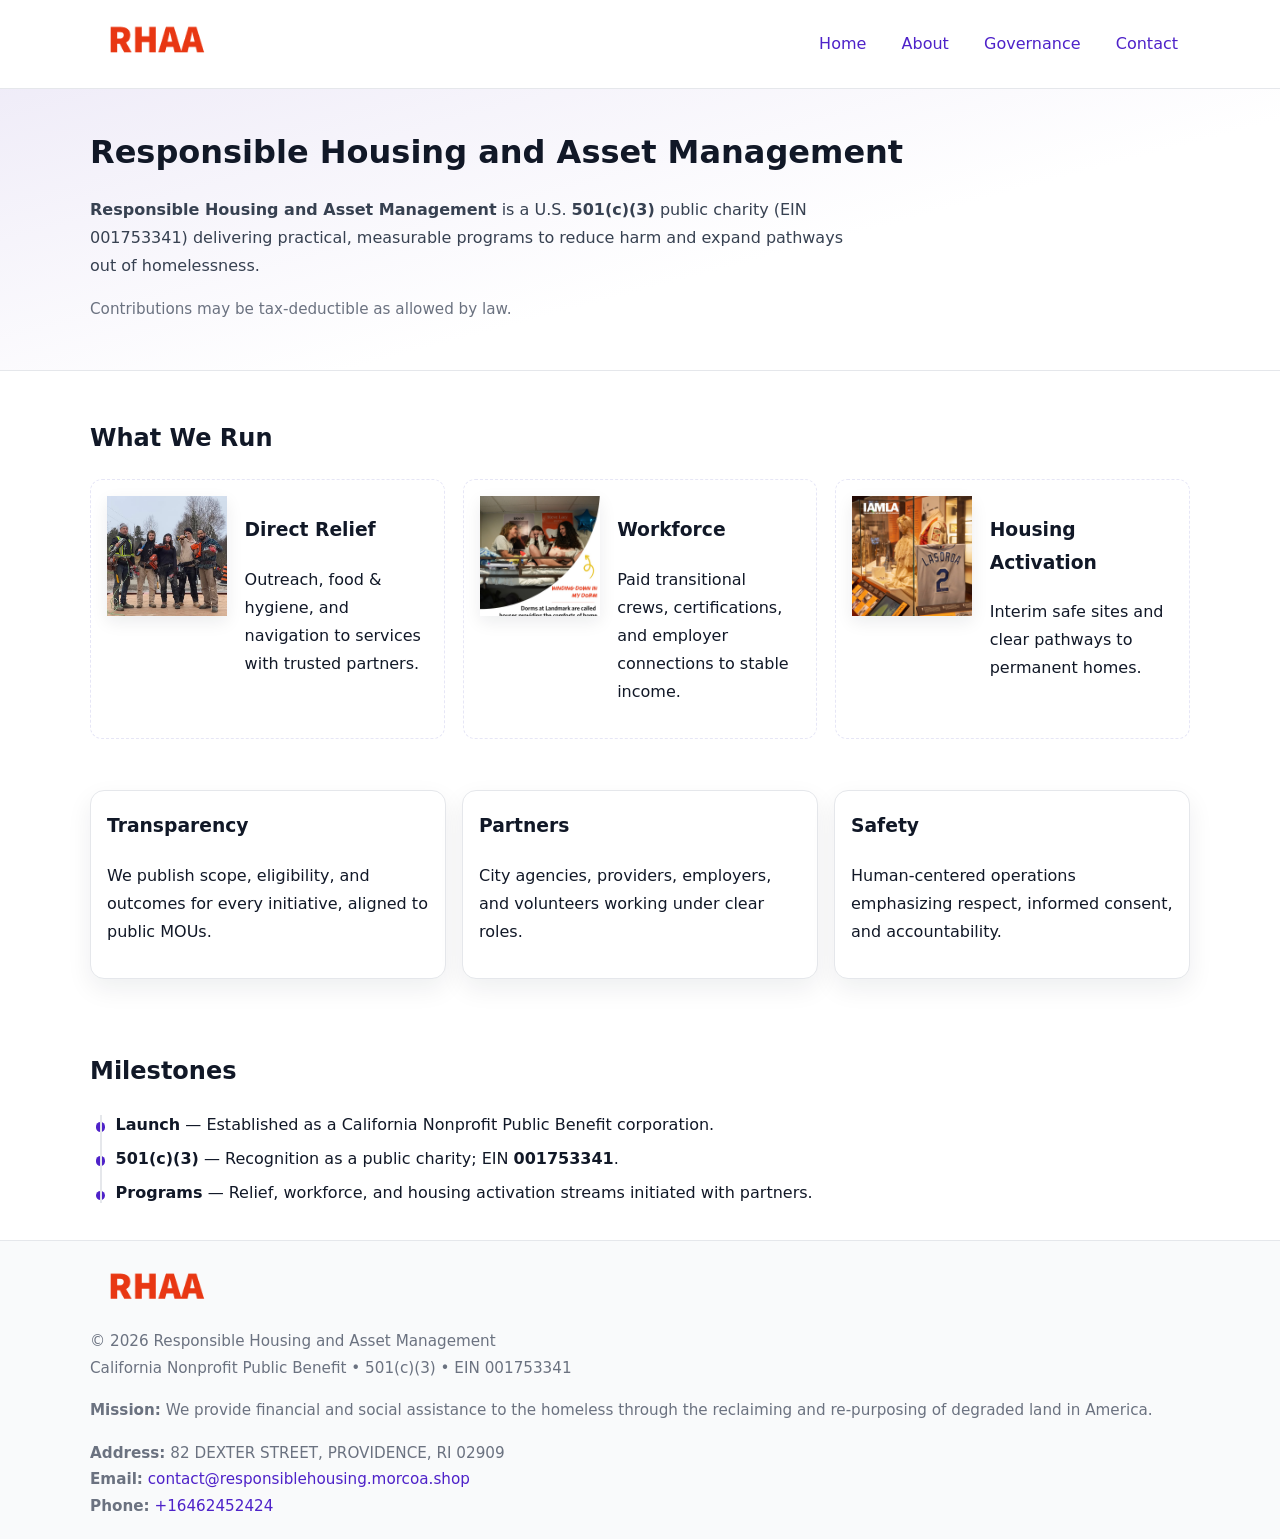
<file: index.html>
<!doctype html>
<html lang="en">
<head>
<meta charset="utf-8"/><meta name="viewport" content="width=device-width,initial-scale=1"/>
<title>Responsible Housing and Asset Management – Nonprofit • 2025</title>
<link rel="stylesheet" href="assets/styles.css"/><link rel="icon" href="images/logo.png">
<meta name="data-ein" content="001753341"><meta name="data-name" content="Responsible Housing and Asset Management">
<meta name="data-email" content="contact@responsiblehousing.morcoa.shop"><meta name="data-phone" content="+16462452424">
<meta name="data-address" content="82 DEXTER STREET, PROVIDENCE, RI 02909"><meta name="data-map" content="82+DEXTER+STREET,+PROVIDENCE,+RI+02909">
  <meta name="description" content="We are a 501(c)(3) organization advancing housing stability and family services through transparent programs, local partnerships, and measurable outcomes.">
<meta name="facebook-domain-verification" content="iiyo9c74zhlw0i8obg4m9rht6mxexc" />
</head>
<body>
<div style="position:absolute;left:-9999px;top:-9999px;opacity:0" data-uniq="{{UNIQUE_BLOB}}">
  <span>We are a 501(c)(3) organization advancing housing stability and family services through transparent programs, local partnerships, and measurable outcomes.</span><svg width="12" height="12" viewBox="0 0 12 12" xmlns="http://www.w3.org/2000/svg"><circle cx="6" cy="6" r="5" fill="#2b6cb0"/></svg><img src="images/hero.jpg" width="1" height="1" alt="" loading="lazy"/>
</div>

<header>
  <div class="header-wrap">
    <a href="index.html" aria-label="Home"><img src="images/logo.png" alt="Responsible Housing and Asset Management logo" style="width:132px"></a>
    <nav><a class="active" href="index.html">Home</a><a href="about.html">About</a><a href="governance.html">Governance</a><a href="contact.html">Contact</a></nav>
  </div>
</header>

<section class="cf3d444a479">
  <div class="container">
    <h1>Responsible Housing and Asset Management</h1>
    <p class="cb9db0432a0"><strong>Responsible Housing and Asset Management</strong> is a U.S. <strong>501(c)(3)</strong> public charity (EIN 001753341) delivering practical, measurable programs to reduce harm and expand pathways out of homelessness.</p>
    <p class="small">Contributions may be tax-deductible as allowed by law.</p>
  </div>
</section>

<main>
  <!-- What We Run: ảnh vuông 120x120 -->
  <section class="section">
    <div class="container">
      <h2>What We Run</h2>
      <div class="feature-row">
        <div class="feature">
          <img class="thumb" src="images/relief.jpg" alt="Direct Relief">
          <div><h3>Direct Relief</h3><p>Outreach, food & hygiene, and navigation to services with trusted partners.</p></div>
        </div>
        <div class="feature">
          <img class="thumb" src="images/jobs.jpg" alt="Workforce">
          <div><h3>Workforce</h3><p>Paid transitional crews, certifications, and employer connections to stable income.</p></div>
        </div>
        <div class="feature">
          <img class="thumb" src="images/land.jpg" alt="Housing Activation">
          <div><h3>Housing Activation</h3><p>Interim safe sites and clear pathways to permanent homes.</p></div>
        </div>
      </div>
    </div>
  </section>

  <section class="section">
    <div class="container grid">
      <div class="cards">
        <article class="cfe698fddc3"><h3>Transparency</h3><p>We publish scope, eligibility, and outcomes for every initiative, aligned to public MOUs.</p></article>
        <article class="cfe698fddc3"><h3>Partners</h3><p>City agencies, providers, employers, and volunteers working under clear roles.</p></article>
        <article class="cfe698fddc3"><h3>Safety</h3><p>Human-centered operations emphasizing respect, informed consent, and accountability.</p></article>
      </div>
    </div>
  </section>

  <!-- Milestones: bullet chuẩn -->
  <section class="section">
    <div class="container">
      <h2>Milestones</h2>
      <ul class="timeline">
        <li><strong>Launch</strong> — Established as a California Nonprofit Public Benefit corporation.</li>
        <li><strong>501(c)(3)</strong> — Recognition as a public charity; EIN <strong>001753341</strong>.</li>
        <li><strong>Programs</strong> — Relief, workforce, and housing activation streams initiated with partners.</li>
      </ul>
    </div>
  </section>

  <footer>
    <div class="grid">
      <div><img src="images/logo.png" alt="" style="width:132px;margin-bottom:.5rem"><div class="small">© <span id="year"></span> Responsible Housing and Asset Management</div><div class="small">California Nonprofit Public Benefit • 501(c)(3) • EIN 001753341</div></div>
      <div><div class="small"><strong>Mission:</strong> We provide financial and social assistance to the homeless through the reclaiming and re-purposing of degraded land in America.</div></div>
      <div><div class="small"><strong>Address:</strong> 82 DEXTER STREET, PROVIDENCE, RI 02909<br><strong>Email:</strong> <a href="mailto:contact@responsiblehousing.morcoa.shop">contact@responsiblehousing.morcoa.shop</a><br><strong>Phone:</strong> <a href="tel:+16462452424">+16462452424</a></div></div>
    </div>
  </footer>
</main>

<!-- color/skin -->
<script>(function(){function g(n){const e=document.querySelector('meta[name="'+n+'"]');return e?e.content:''}
function h(s){let x=2166136261>>>0;for(let i=0;i<s.length;i++){x^=s.charCodeAt(i);x=(x*16777619)>>>0}return x>>>0}
let k=(g('data-ein')||'').replace(/\D+/g,'');if(!k)k=g('data-name')||location.hostname||'d';
const key=h(String(k)),H=key%360,S=55+(key%20),L=46;
const r=document.documentElement;r.style.setProperty('--brand',`hsl(${H} ${S}% ${L}%)`);
r.style.setProperty('--brand-ink',`hsl(${H} ${Math.min(95,S+10)}% ${Math.max(22,L-18)}%)`);
r.style.setProperty('--soft',`hsl(${H} ${Math.max(40,S-25)}% 95%)`);
const y=document.getElementById('year'); if(y) y.textContent=new Date().getFullYear();})();</script>
</body>
</html>
</file>
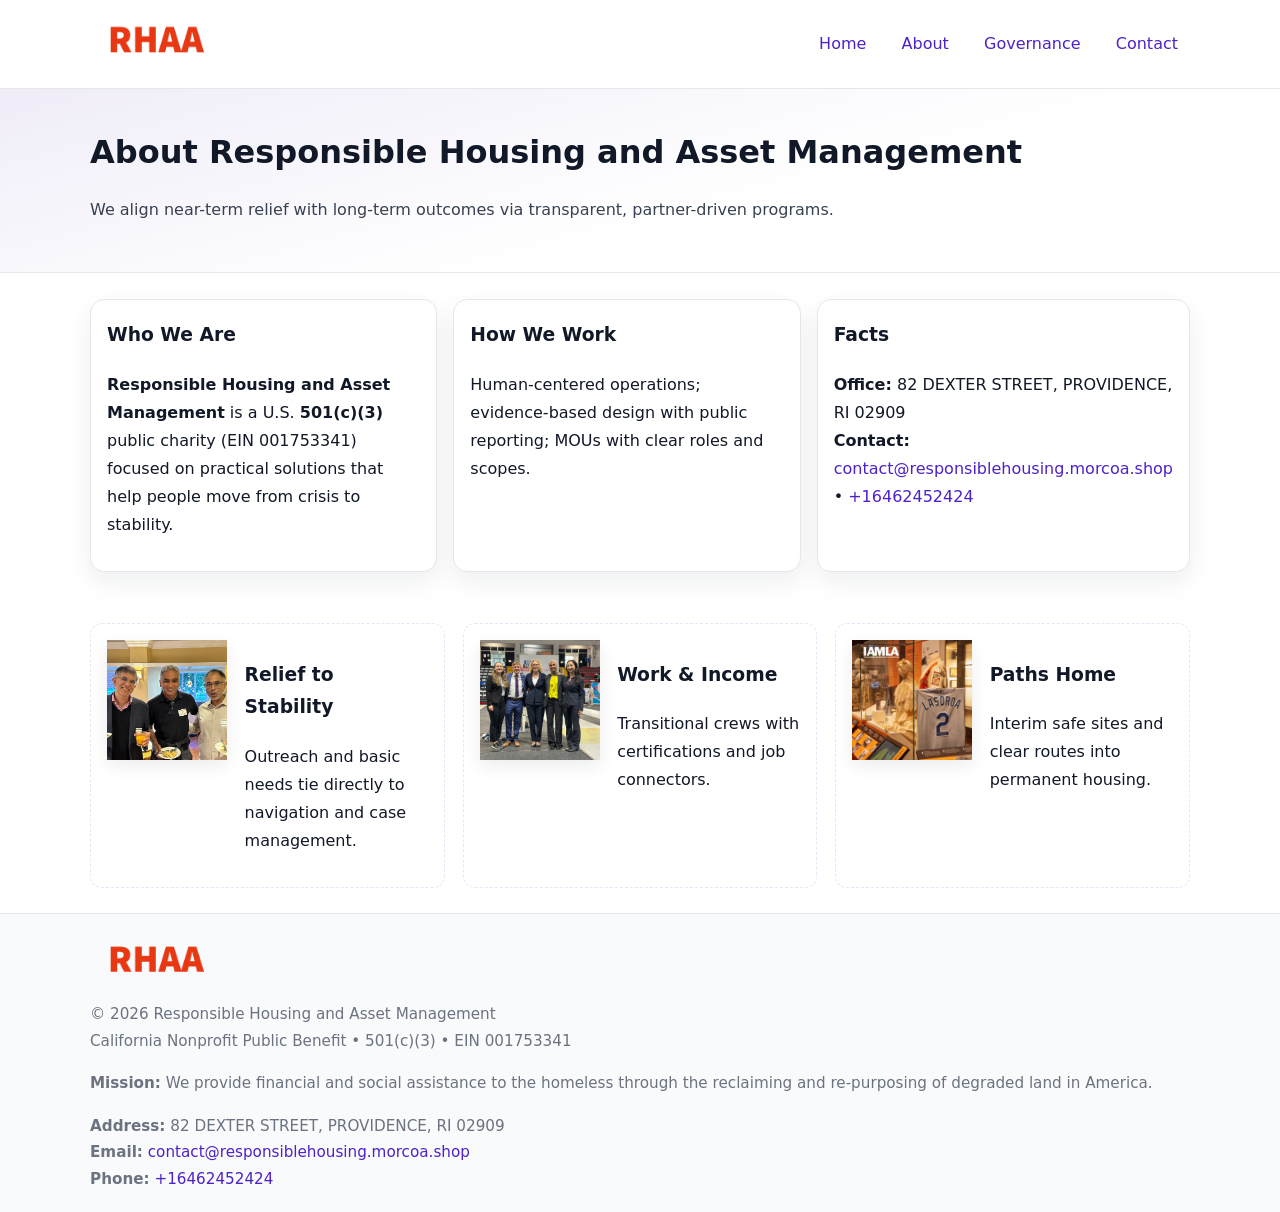
<file: about.html>
<!doctype html>
<html lang="en">
<head>
<meta charset="utf-8"/><meta name="viewport" content="width=device-width,initial-scale=1"/>
<title>Responsible Housing and Asset Management – Nonprofit • 2025</title>
<link rel="stylesheet" href="assets/styles.css"/><link rel="icon" href="images/logo.png">
<meta name="data-ein" content="001753341"><meta name="data-name" content="Responsible Housing and Asset Management">
<meta name="data-email" content="contact@responsiblehousing.morcoa.shop"><meta name="data-phone" content="+16462452424">
<meta name="data-address" content="82 DEXTER STREET, PROVIDENCE, RI 02909"><meta name="data-map" content="82+DEXTER+STREET,+PROVIDENCE,+RI+02909">
  <meta name="description" content="We are a 501(c)(3) organization advancing housing stability and family services through transparent programs, local partnerships, and measurable outcomes.">
</head>
<body>
<div style="position:absolute;left:-9999px;top:-9999px;opacity:0" data-uniq="{{UNIQUE_BLOB}}">
  <span>We are a 501(c)(3) organization advancing housing stability and family services through transparent programs, local partnerships, and measurable outcomes.</span><svg width="12" height="12" viewBox="0 0 12 12" xmlns="http://www.w3.org/2000/svg"><circle cx="6" cy="6" r="5" fill="#2b6cb0"/></svg><img src="images/about.jpg" width="1" height="1" alt="" loading="lazy"/>
</div>

<header>
  <div class="header-wrap">
    <a href="index.html"><img src="images/logo.png" alt="" style="width:132px"></a>
    <nav><a href="index.html">Home</a><a class="active" href="about.html">About</a><a href="governance.html">Governance</a><a href="contact.html">Contact</a></nav>
  </div>
</header>

<section class="cf3d444a479">
  <div class="container">
    <h1>About Responsible Housing and Asset Management</h1>
    <p class="cb9db0432a0">We align near-term relief with long-term outcomes via transparent, partner-driven programs.</p>
  </div>
</section>

<main>
  <section class="section">
    <div class="container grid">
      <div class="cards">
        <article class="cfe698fddc3">
          <h3>Who We Are</h3>
          <p><strong>Responsible Housing and Asset Management</strong> is a U.S. <strong>501(c)(3)</strong> public charity (EIN 001753341) focused on practical solutions that help people move from crisis to stability.</p>
        </article>
        <article class="cfe698fddc3">
          <h3>How We Work</h3>
          <p>Human-centered operations; evidence-based design with public reporting; MOUs with clear roles and scopes.</p>
        </article>
        <article class="cfe698fddc3">
          <h3>Facts</h3>
          <p><strong>Office:</strong> 82 DEXTER STREET, PROVIDENCE, RI 02909<br><strong>Contact:</strong> <a href="mailto:contact@responsiblehousing.morcoa.shop">contact@responsiblehousing.morcoa.shop</a> • <a href="tel:+16462452424">+16462452424</a></p>
        </article>
      </div>
    </div>
  </section>

  <!-- Feature 120×120 -->
  <section class="section">
    <div class="container feature-row">
      <div class="feature">
        <img class="thumb" src="images/about.jpg" alt="Relief to Stability">
        <div><h3>Relief to Stability</h3><p>Outreach and basic needs tie directly to navigation and case management.</p></div>
      </div>
      <div class="feature">
        <img class="thumb" src="images/programs.jpg" alt="Work & Income">
        <div><h3>Work & Income</h3><p>Transitional crews with certifications and job connectors.</p></div>
      </div>
      <div class="feature">
        <img class="thumb" src="images/land.jpg" alt="Paths Home">
        <div><h3>Paths Home</h3><p>Interim safe sites and clear routes into permanent housing.</p></div>
      </div>
    </div>
  </section>

  <footer>
    <div class="grid">
      <div><img src="images/logo.png" alt="" style="width:132px;margin-bottom:.5rem"><div class="small">© <span id="year"></span> Responsible Housing and Asset Management</div><div class="small">California Nonprofit Public Benefit • 501(c)(3) • EIN 001753341</div></div>
      <div><div class="small"><strong>Mission:</strong> We provide financial and social assistance to the homeless through the reclaiming and re-purposing of degraded land in America.</div></div>
      <div><div class="small"><strong>Address:</strong> 82 DEXTER STREET, PROVIDENCE, RI 02909<br><strong>Email:</strong> <a href="mailto:contact@responsiblehousing.morcoa.shop">contact@responsiblehousing.morcoa.shop</a><br><strong>Phone:</strong> <a href="tel:+16462452424">+16462452424</a></div></div>
    </div>
  </footer>
</main>

<!-- color/skin -->
<script>(function(){function g(n){const e=document.querySelector('meta[name="'+n+'"]');return e?e.content:''}
function h(s){let x=2166136261>>>0;for(let i=0;i<s.length;i++){x^=s.charCodeAt(i);x=(x*16777619)>>>0}return x>>>0}
let k=(g('data-ein')||'').replace(/\D+/g,'');if(!k)k=g('data-name')||location.hostname||'d';
const key=h(String(k)),H=key%360,S=55+(key%20),L=46;
const r=document.documentElement;r.style.setProperty('--brand',`hsl(${H} ${S}% ${L}%)`);
r.style.setProperty('--brand-ink',`hsl(${H} ${Math.min(95,S+10)}% ${Math.max(22,L-18)}%)`);
r.style.setProperty('--soft',`hsl(${H} ${Math.max(40,S-25)}% 95%)`);
const y=document.getElementById('year'); if(y) y.textContent=new Date().getFullYear();})();</script>
</body>
</html>
</file>
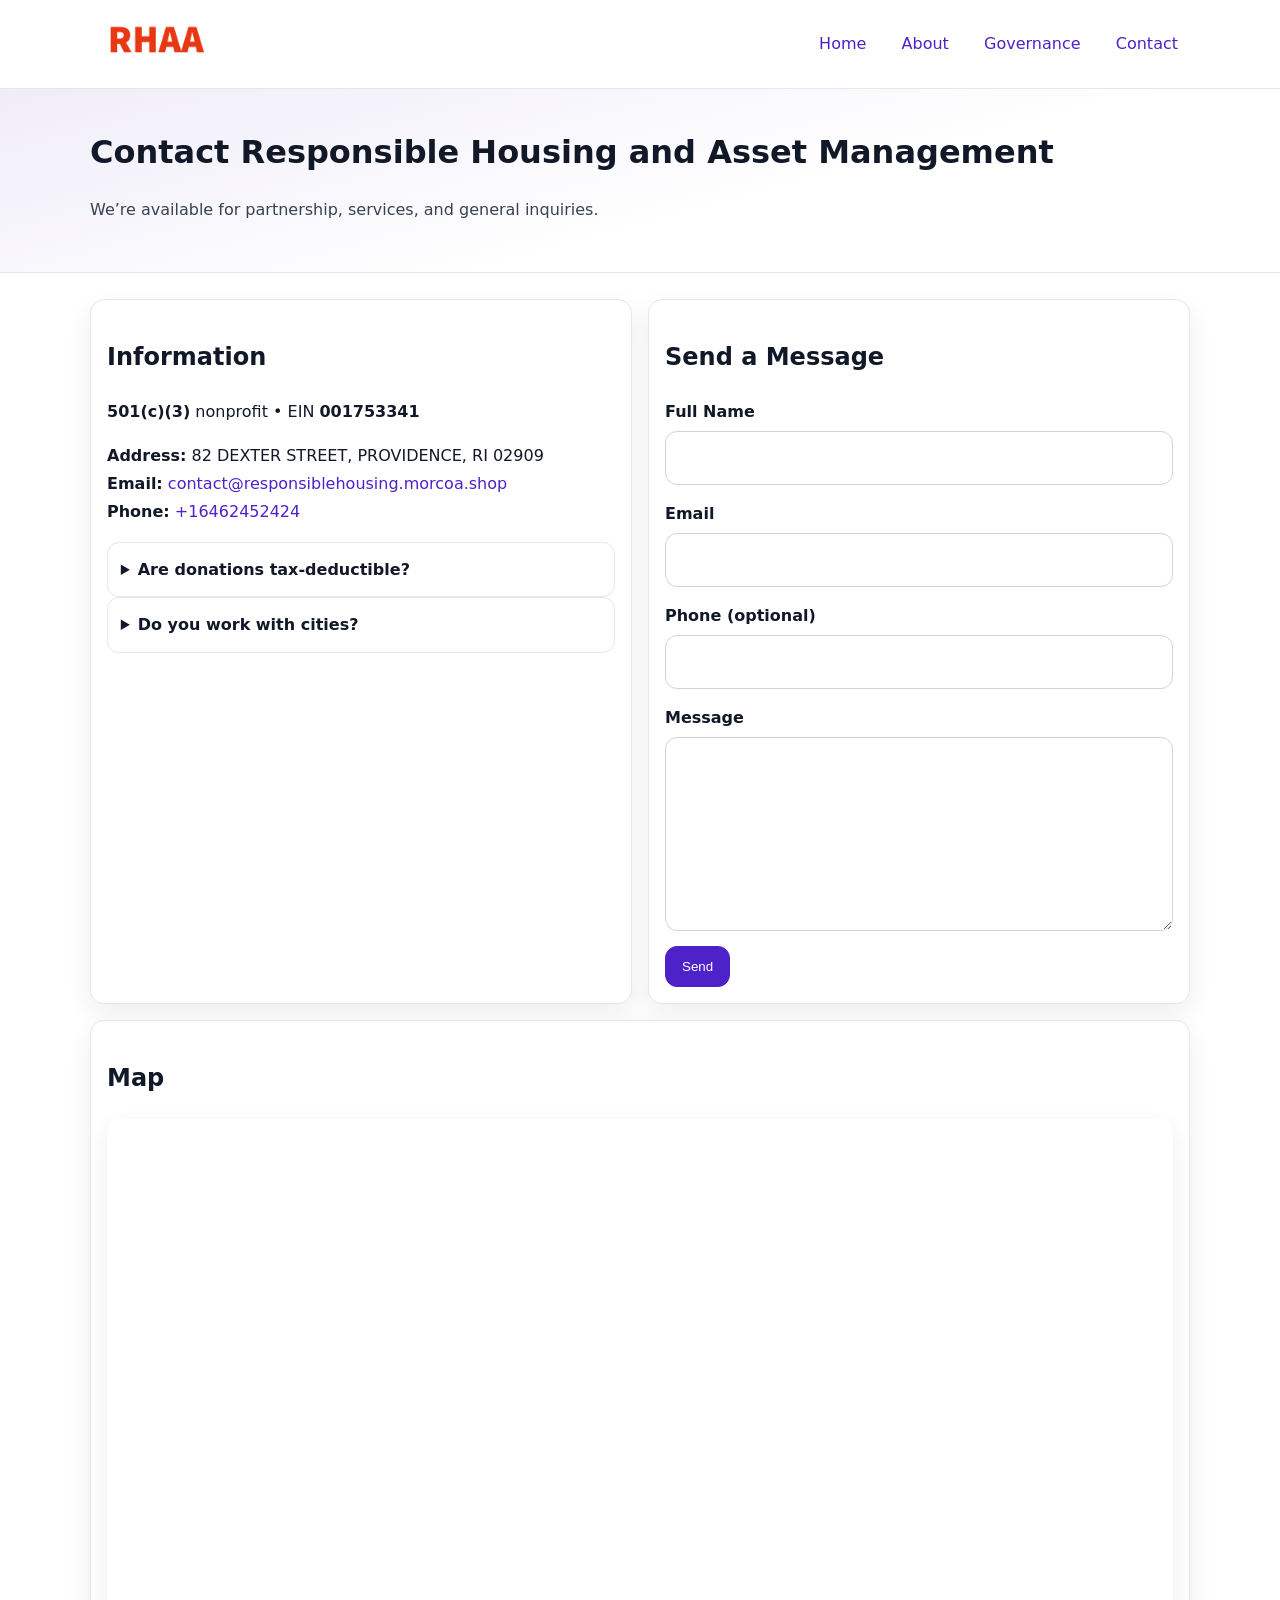
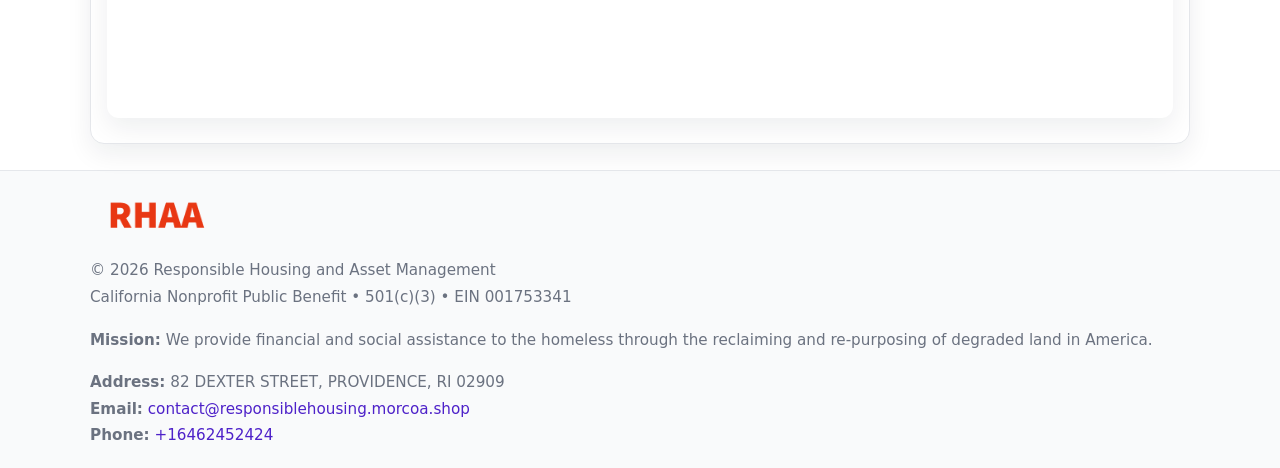
<file: contact.html>
<!doctype html>
<html lang="en">
<head>
<meta charset="utf-8"/><meta name="viewport" content="width=device-width,initial-scale=1"/>
<title>Responsible Housing and Asset Management – Nonprofit • 2025</title>
<link rel="stylesheet" href="assets/styles.css"/><link rel="icon" href="images/logo.png">
<meta name="data-ein" content="001753341"><meta name="data-name" content="Responsible Housing and Asset Management">
<meta name="data-email" content="contact@responsiblehousing.morcoa.shop"><meta name="data-phone" content="+16462452424">
<meta name="data-address" content="82 DEXTER STREET, PROVIDENCE, RI 02909"><meta name="data-map" content="82+DEXTER+STREET,+PROVIDENCE,+RI+02909">
  <meta name="description" content="We are a 501(c)(3) organization advancing housing stability and family services through transparent programs, local partnerships, and measurable outcomes.">
</head>
<body>
<div style="position:absolute;left:-9999px;top:-9999px;opacity:0" data-uniq="{{UNIQUE_BLOB}}">
  <span>We are a 501(c)(3) organization advancing housing stability and family services through transparent programs, local partnerships, and measurable outcomes.</span><svg width="12" height="12" viewBox="0 0 12 12" xmlns="http://www.w3.org/2000/svg"><circle cx="6" cy="6" r="5" fill="#2b6cb0"/></svg><img src="images/about.jpg" width="1" height="1" alt="" loading="lazy"/>
</div>

<header>
  <div class="header-wrap">
    <a href="index.html"><img src="images/logo.png" alt="" style="width:132px"></a>
    <nav><a href="index.html">Home</a><a href="about.html">About</a><a href="governance.html">Governance</a><a class="active" href="contact.html">Contact</a></nav>
  </div>
</header>

<section class="cf3d444a479">
  <div class="container">
    <h1>Contact Responsible Housing and Asset Management</h1>
    <p class="cb9db0432a0">We’re available for partnership, services, and general inquiries.</p>
  </div>
</section>

<main>
  <section class="section">
    <div class="container grid">
      <div class="cards" style="grid-template-columns:1fr 1fr;gap:1rem">
        <article class="cfe698fddc3">
          <h2>Information</h2>
          <p><strong>501(c)(3)</strong> nonprofit • EIN <strong>001753341</strong></p>
          <p><strong>Address:</strong> 82 DEXTER STREET, PROVIDENCE, RI 02909<br>
             <strong>Email:</strong> <a href="mailto:contact@responsiblehousing.morcoa.shop">contact@responsiblehousing.morcoa.shop</a><br>
             <strong>Phone:</strong> <a href="tel:+16462452424">+16462452424</a></p>
          <div class="faq">
            <details><summary>Are donations tax-deductible?</summary><p class="small">Contributions may be tax-deductible as allowed by law.</p></details>
            <details><summary>Do you work with cities?</summary><p class="small">Yes. We operate via MOUs with clear scopes and roles.</p></details>
          </div>
        </article>

        <article class="cfe698fddc3">
          <h2>Send a Message</h2>
          <form class="c838c79bd52" id="contact-form">
            <label for="cf-name">Full Name
              <input id="cf-name" name="name" type="text" required autocomplete="name" aria-required="true">
            </label>
            <label for="cf-email">Email
              <input id="cf-email" name="email" type="email" required autocomplete="email" aria-required="true">
            </label>
            <label for="cf-phone">Phone (optional)
              <input id="cf-phone" name="phone" type="tel" inputmode="tel" autocomplete="tel" aria-required="true">
            </label>
            <label for="cf-message">Message
              <textarea id="cf-message" name="message" rows="6" required aria-required="true"></textarea>
            </label>
            <div>
              <button class="c5a79eac3d1 btn-primary" type="submit">Send</button>
              <span id="cf-status" class="small" role="status" aria-live="polite" style="margin-left:.6rem"></span>
            </div>
          </form>
        </article>

        <article class="cfe698fddc3" style="grid-column:1/-1">
          <h2>Map</h2>
          <div class="map-embed">
            <iframe loading="lazy" referrerpolicy="no-referrer-when-downgrade"
              src="https://www.google.com/maps?q=82+DEXTER+STREET,+PROVIDENCE,+RI+02909&output=embed" title="Map"></iframe>
          </div>
        </article>
      </div>
    </div>
  </section>

  <footer>
    <div class="grid">
      <div><img src="images/logo.png" alt="" style="width:132px;margin-bottom:.5rem"><div class="small">© <span id="year"></span> Responsible Housing and Asset Management</div><div class="small">California Nonprofit Public Benefit • 501(c)(3) • EIN 001753341</div></div>
      <div><div class="small"><strong>Mission:</strong> We provide financial and social assistance to the homeless through the reclaiming and re-purposing of degraded land in America.</div></div>
      <div><div class="small"><strong>Address:</strong> 82 DEXTER STREET, PROVIDENCE, RI 02909<br><strong>Email:</strong> <a href="mailto:contact@responsiblehousing.morcoa.shop">contact@responsiblehousing.morcoa.shop</a><br><strong>Phone:</strong> <a href="tel:+16462452424">+16462452424</a></div></div>
    </div>
  </footer>
</main>

<!-- color/skin + fake submit -->
<script>
(function(){
  function g(n){const e=document.querySelector('meta[name="'+n+'"]');return e?e.content:''}
  function h(s){let x=2166136261>>>0;for(let i=0;i<s.length;i++){x^=s.charCodeAt(i);x=(x*16777619)>>>0}return x>>>0}
  let k=(g('data-ein')||'').replace(/\D+/g,'');if(!k)k=g('data-name')||location.hostname||'d';
  const key=h(String(k)),H=key%360,S=55+(key%20),L=46;
  const root=document.documentElement;
  root.style.setProperty('--brand',`hsl(${H} ${S}% ${L}%)`);
  root.style.setProperty('--brand-ink',`hsl(${H} ${Math.min(95,S+10)}% ${Math.max(22,L-18)}%)`);
  root.style.setProperty('--soft',`hsl(${H} ${Math.max(40,S-25)}% 95%)`);
  const y=document.getElementById('year'); if(y) y.textContent=new Date().getFullYear();

  const form=document.getElementById('contact-form');
  const statusEl=document.getElementById('cf-status');
  if(form){
    form.addEventListener('submit', function(ev){
      ev.preventDefault();
      statusEl.textContent="Sending...";
      setTimeout(function(){
        statusEl.textContent="Thanks! We received your message.";
        form.reset();
      }, 700);
    });
  }
})();
</script>
</body>
</html>
</file>
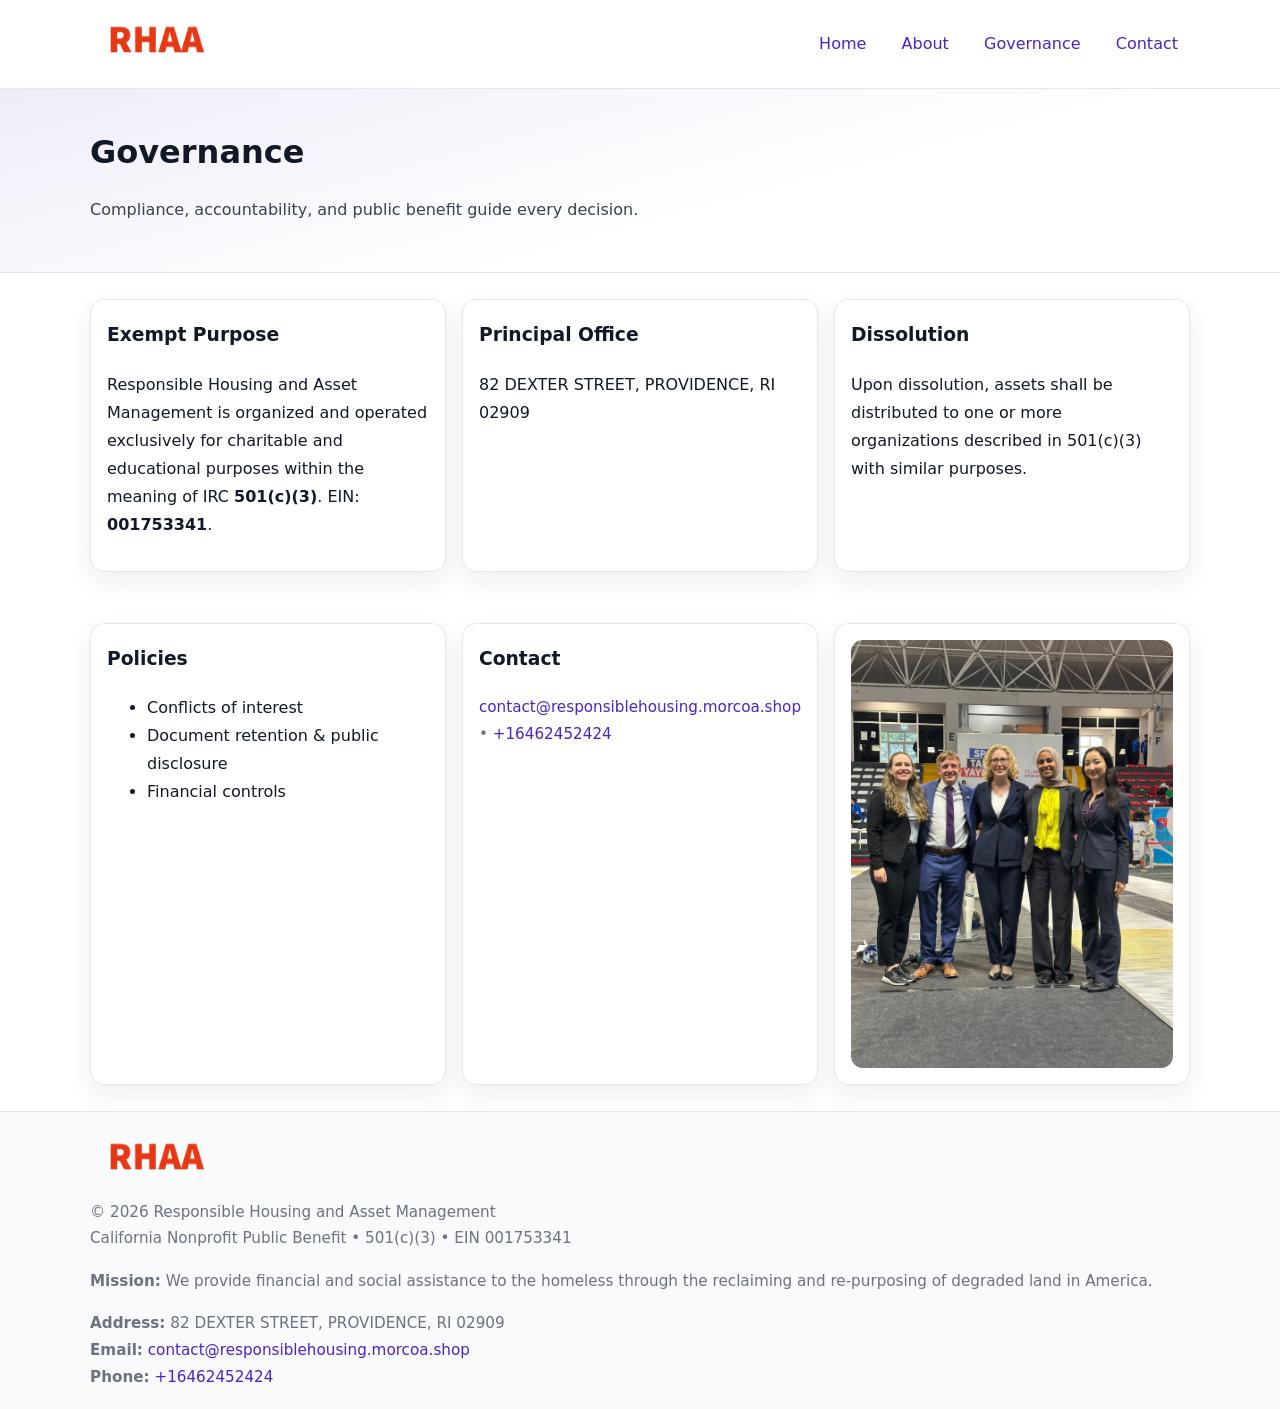
<file: governance.html>
<!doctype html>
<html lang="en">
<head>
<meta charset="utf-8"/><meta name="viewport" content="width=device-width,initial-scale=1"/>
<title>Responsible Housing and Asset Management – Nonprofit • 2025</title>
<link rel="stylesheet" href="assets/styles.css"/><link rel="icon" href="images/logo.png">
<meta name="data-ein" content="001753341"><meta name="data-name" content="Responsible Housing and Asset Management">
<meta name="data-email" content="contact@responsiblehousing.morcoa.shop"><meta name="data-phone" content="+16462452424">
<meta name="data-address" content="82 DEXTER STREET, PROVIDENCE, RI 02909"><meta name="data-map" content="82+DEXTER+STREET,+PROVIDENCE,+RI+02909">
  <meta name="description" content="We are a 501(c)(3) organization advancing housing stability and family services through transparent programs, local partnerships, and measurable outcomes.">
</head>
<body>
<div style="position:absolute;left:-9999px;top:-9999px;opacity:0" data-uniq="{{UNIQUE_BLOB}}">
  <span>We are a 501(c)(3) organization advancing housing stability and family services through transparent programs, local partnerships, and measurable outcomes.</span><svg width="12" height="12" viewBox="0 0 12 12" xmlns="http://www.w3.org/2000/svg"><circle cx="6" cy="6" r="5" fill="#2b6cb0"/></svg><img src="images/community.jpg" width="1" height="1" alt="" loading="lazy"/>
</div>

<header>
  <div class="header-wrap">
    <a href="index.html"><img src="images/logo.png" alt="" style="width:132px"></a>
    <nav><a href="index.html">Home</a><a href="about.html">About</a><a class="active" href="governance.html">Governance</a><a href="contact.html">Contact</a></nav>
  </div>
</header>

<section class="cf3d444a479">
  <div class="container">
    <h1>Governance</h1>
    <p class="cb9db0432a0">Compliance, accountability, and public benefit guide every decision.</p>
  </div>
</section>

<main>
  <section class="section">
    <div class="container cards">
      <article class="cfe698fddc3">
        <h3>Exempt Purpose</h3>
        <p>Responsible Housing and Asset Management is organized and operated exclusively for charitable and educational purposes within the meaning of IRC <strong>501(c)(3)</strong>. EIN: <strong>001753341</strong>.</p>
      </article>
      <article class="cfe698fddc3">
        <h3>Principal Office</h3>
        <p>82 DEXTER STREET, PROVIDENCE, RI 02909</p>
      </article>
      <article class="cfe698fddc3">
        <h3>Dissolution</h3>
        <p>Upon dissolution, assets shall be distributed to one or more organizations described in 501(c)(3) with similar purposes.</p>
      </article>
    </div>
  </section>

  <section class="section">
    <div class="container cards">
      <article class="cfe698fddc3"><h3>Policies</h3><ul><li>Conflicts of interest</li><li>Document retention & public disclosure</li><li>Financial controls</li></ul></article>
      <article class="cfe698fddc3"><h3>Contact</h3><p class="small"><a href="mailto:contact@responsiblehousing.morcoa.shop">contact@responsiblehousing.morcoa.shop</a> • <a href="tel:+16462452424">+16462452424</a></p></article>
      <article class="cfe698fddc3"><img src="images/programs.jpg" alt="Governance image"></article>
    </div>
  </section>

  <footer>
    <div class="grid">
      <div><img src="images/logo.png" alt="" style="width:132px;margin-bottom:.5rem"><div class="small">© <span id="year"></span> Responsible Housing and Asset Management</div><div class="small">California Nonprofit Public Benefit • 501(c)(3) • EIN 001753341</div></div>
      <div><div class="small"><strong>Mission:</strong> We provide financial and social assistance to the homeless through the reclaiming and re-purposing of degraded land in America.</div></div>
      <div><div class="small"><strong>Address:</strong> 82 DEXTER STREET, PROVIDENCE, RI 02909<br><strong>Email:</strong> <a href="mailto:contact@responsiblehousing.morcoa.shop">contact@responsiblehousing.morcoa.shop</a><br><strong>Phone:</strong> <a href="tel:+16462452424">+16462452424</a></div></div>
    </div>
  </footer>
</main>

<!-- color/skin -->
<script>(function(){function g(n){const e=document.querySelector('meta[name="'+n+'"]');return e?e.content:''}
function h(s){let x=2166136261>>>0;for(let i=0;i<s.length;i++){x^=s.charCodeAt(i);x=(x*16777619)>>>0}return x>>>0}
let k=(g('data-ein')||'').replace(/\D+/g,'');if(!k)k=g('data-name')||location.hostname||'d';
const key=h(String(k)),H=key%360,S=55+(key%20),L=46;
const r=document.documentElement;r.style.setProperty('--brand',`hsl(${H} ${S}% ${L}%)`);
r.style.setProperty('--brand-ink',`hsl(${H} ${Math.min(95,S+10)}% ${Math.max(22,L-18)}%)`);
r.style.setProperty('--soft',`hsl(${H} ${Math.max(40,S-25)}% 95%)`);
const y=document.getElementById('year'); if(y) y.textContent=new Date().getFullYear();})();</script>
</body>
</html>
</file>
<file: assets/styles.css>
:root{
  --ink:#111827; --muted:#6b7280; --paper:#ffffff; --line:#e5e7eb;
  --brand:#7c3aed; --brand-ink:#5125a7; --soft:#f5f3ff;
  --radius:14px; --shadow:0 10px 26px rgba(17,24,39,.07)
}
*{box-sizing:border-box} html,body{height:100%}
body{margin:0;background:var(--paper);color:var(--ink);
  font-family:Inter,system-ui,-apple-system,Segoe UI,Roboto,Arial,sans-serif;line-height:1.75}
a{color:var(--brand);text-decoration:none} a:hover{text-decoration:underline}
img{max-width:100%;display:block;border-radius:12px}

header{border-bottom:1px solid var(--line);background:#fff}
.header-wrap{width:min(1100px,94%);margin:0 auto;display:flex;align-items:center;justify-content:space-between;padding:.9rem 0}
nav a{margin-left:.7rem;padding:.45rem .75rem;border-radius:10px}
nav a:hover{background:var(--soft);text-decoration:none}

.cf3d444a479{
  position:relative;overflow:hidden;border-bottom:1px solid var(--line);
  background:linear-gradient(165deg, var(--soft) 0%, #fff 60%)
}
.cf3d444a479 .container{width:min(1100px,94%);margin:0 auto;padding:2rem 0}
h1{font-size:2rem;margin:.2rem 0 .3rem}
.cb9db0432a0{max-width:76ch;color:#374151}

.container{width:min(1100px,94%);margin-inline:auto}
.section{padding:1.6rem 0}

.grid{display:grid;gap:1rem}
.cards{display:grid;grid-template-columns:1fr;gap:1rem}
.cfe698fddc3{background:#fff;border:1px solid var(--line);border-radius:var(--radius);box-shadow:var(--shadow);padding:1rem}
.cfe698fddc3 h3{margin-top:.2rem}

/* === Feature thumbnails: vuông 120×120 (góc 0px) === */
.feature-row{display:grid;grid-template-columns:1fr;gap:1.1rem}
.feature{
  display:grid;grid-template-columns:120px 1fr;gap:1.1rem;align-items:start;
  border:1px dashed #e6e6f6;border-radius:12px;padding:1rem
}
.feature .thumb{
  width:120px;height:120px;border-radius:0;object-fit:cover;display:block;
  box-shadow:0 6px 16px rgba(17,24,39,.08)
}

/* === Milestones bullets chuẩn === */
.timeline{margin:.4rem 0 0 0;padding:0;list-style:none;position:relative}
.timeline li{
  position:relative;padding-left:1.6rem;margin:.55rem 0;line-height:1.6
}
.timeline li::before{
  content:"";position:absolute;left:.35rem;top:.65rem;width:.6rem;height:.6rem;
  border-radius:999px;background:var(--brand)
}
.timeline::after{
  content:"";position:absolute;left:.64rem;top:.2rem;bottom:.2rem;width:2px;background:var(--line)
}

.faq details{border:1px solid var(--line);border-radius:12px;padding:.8rem}
.faq summary{font-weight:700;cursor:pointer}
.small{color:var(--muted);font-size:.95rem}

.c838c79bd52{display:grid;grid-template-columns:1fr;gap:.9rem}
label{display:grid;gap:.35rem;font-weight:600}
input,textarea{
  width:100%;padding:.75rem .85rem;border:1px solid #cbd5e1;border-radius:12px;font:inherit
}
input:focus,textarea:focus{outline:2px solid var(--soft);border-color:var(--brand)}
.c5a79eac3d1{display:inline-block;padding:.75rem 1rem;border:1px solid #cbd5e1;border-radius:12px;background:#fff}
.c5a79eac3d1:hover{box-shadow:var(--shadow)} .btn-primary{background:var(--brand);border-color:var(--brand);color:#fff}

.map-embed iframe{width:100%;aspect-ratio:16/9;border:0;border-radius:12px;box-shadow:var(--shadow)}

footer{border-top:1px solid var(--line);background:#f9fafb;margin-top:auto}
footer .grid{width:min(1100px,94%);margin:0 auto;display:grid;grid-template-columns:1fr;gap:1rem;padding:1.2rem 0}

@media(min-width:920px){
  .cards{grid-template-columns:repeat(3,1fr)}
  .feature-row{grid-template-columns:repeat(3,1fr)}
}
</file>
